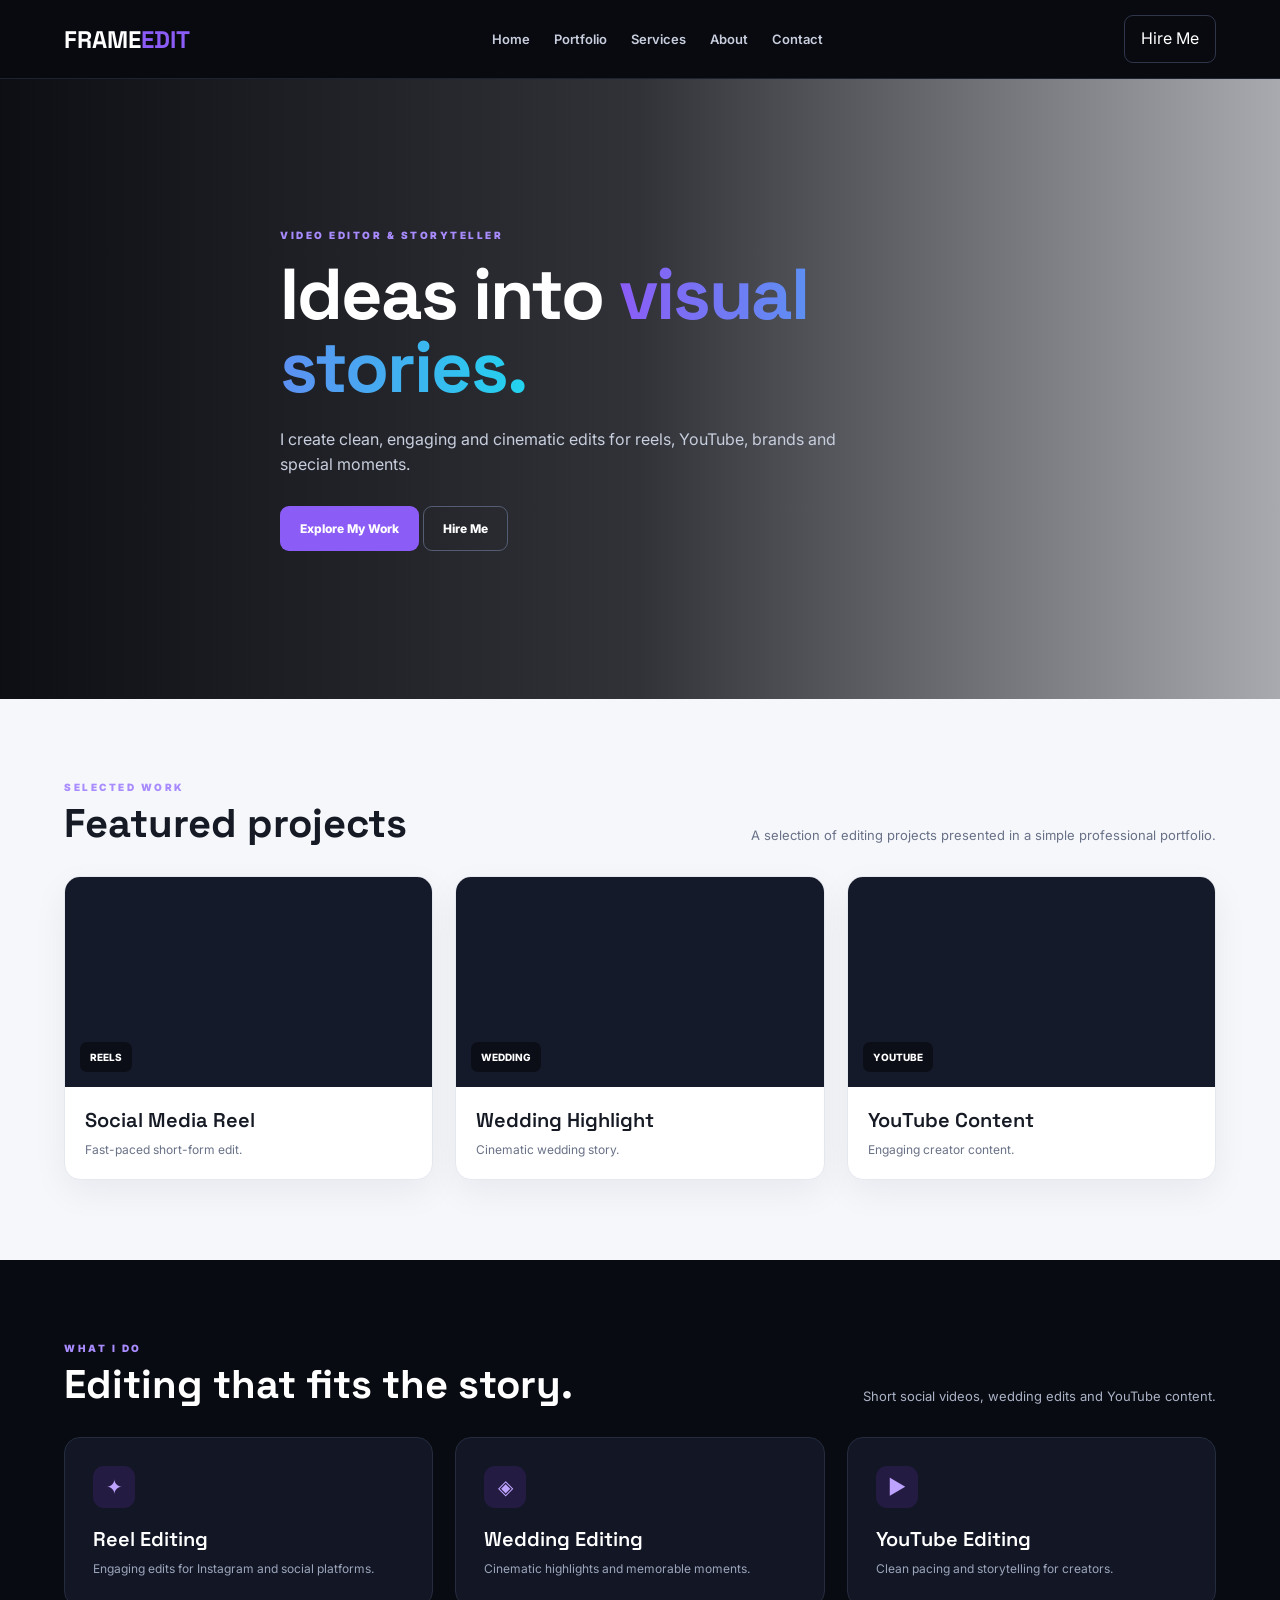
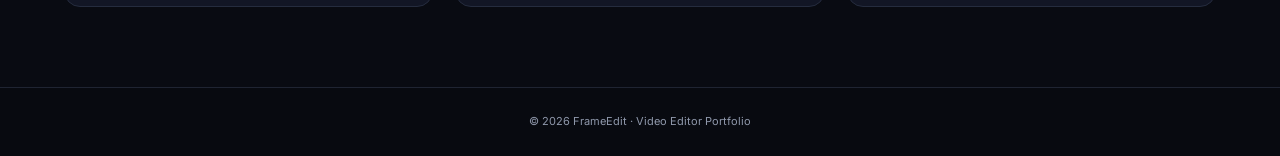
<file: index.html>
<!doctype html><html lang="en"><head><meta charset="utf-8"><meta name="viewport" content="width=device-width,initial-scale=1"><title>Home | FrameEdit</title><link rel="stylesheet" href="css/style.css"></head><body><header class="topbar"><div class="container nav"><a class="logo" href="index.html">FRAME<b>EDIT</b></a><ul class="navlinks"><li><a href="index.html">Home</a></li><li><a href="portfolio.html">Portfolio</a></li><li><a href="services.html">Services</a></li><li><a href="about.html">About</a></li><li><a href="contact.html">Contact</a></li></ul><a class="navbtn" href="contact.html">Hire Me</a></div></header><section class="hero"><div class="container hero-inner"><div class="eyebrow">Video Editor & Storyteller</div><h1>Ideas into <span>visual stories.</span></h1><p>I create clean, engaging and cinematic edits for reels, YouTube, brands and special moments.</p><a class="btn" href="portfolio.html">Explore My Work</a> <a class="btn secondary" href="contact.html">Hire Me</a></div></section><section class="section"><div class="container"><div class="section-head"><div><div class="kicker">Selected Work</div><h2>Featured projects</h2></div><p>A selection of editing projects presented in a simple professional portfolio.</p></div><div class="grid3"><div class="card"><div class="thumb" style="background-image:url('https://images.unsplash.com/photo-1516280440614-37939bbacd81?w=900')"><span>REELS</span></div><div class="cardbody"><h3>Social Media Reel</h3><p>Fast-paced short-form edit.</p></div></div><div class="card"><div class="thumb" style="background-image:url('https://images.unsplash.com/photo-1519741497674-611481863552?w=900')"><span>WEDDING</span></div><div class="cardbody"><h3>Wedding Highlight</h3><p>Cinematic wedding story.</p></div></div><div class="card"><div class="thumb" style="background-image:url('https://images.unsplash.com/photo-1492619375914-88005aa9e8fb?w=900')"><span>YOUTUBE</span></div><div class="cardbody"><h3>YouTube Content</h3><p>Engaging creator content.</p></div></div></div></div></section><section class="section darkband"><div class="container"><div class="section-head"><div><div class="kicker">What I Do</div><h2>Editing that fits the story.</h2></div><p>Short social videos, wedding edits and YouTube content.</p></div><div class="grid3"><div class="service"><div class="icon">✦</div><h3>Reel Editing</h3><p>Engaging edits for Instagram and social platforms.</p></div><div class="service"><div class="icon">◈</div><h3>Wedding Editing</h3><p>Cinematic highlights and memorable moments.</p></div><div class="service"><div class="icon">▶</div><h3>YouTube Editing</h3><p>Clean pacing and storytelling for creators.</p></div></div></div></section><footer class="footer">© 2026 FrameEdit · Video Editor Portfolio</footer><script src="js/script.js"></script></body></html>
</file>
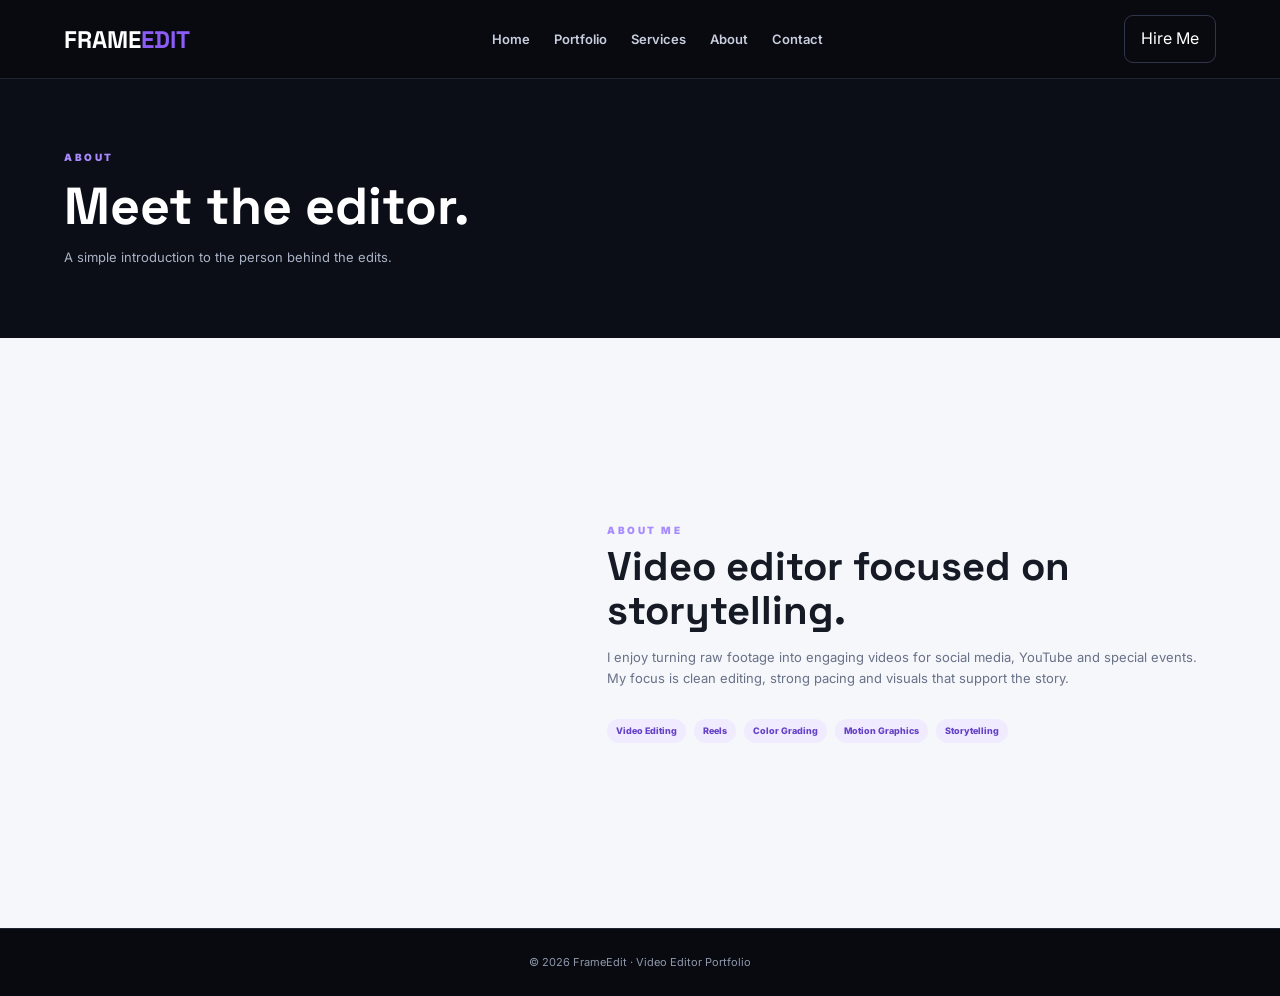
<file: about.html>
<!doctype html><html lang="en"><head><meta charset="utf-8"><meta name="viewport" content="width=device-width,initial-scale=1"><title>About | FrameEdit</title><link rel="stylesheet" href="css/style.css"></head><body><header class="topbar"><div class="container nav"><a class="logo" href="index.html">FRAME<b>EDIT</b></a><ul class="navlinks"><li><a href="index.html">Home</a></li><li><a href="portfolio.html">Portfolio</a></li><li><a href="services.html">Services</a></li><li><a href="about.html">About</a></li><li><a href="contact.html">Contact</a></li></ul><a class="navbtn" href="contact.html">Hire Me</a></div></header><section class="pagehero"><div class="container"><div class="kicker">About</div><h1>Meet the editor.</h1><p>A simple introduction to the person behind the edits.</p></div></section><section class="section"><div class="container aboutbox"><div class="profileimg"></div><div><div class="kicker">About Me</div><h2>Video editor focused on storytelling.</h2><p style="color:#697187;font-size:13px;margin-top:14px">I enjoy turning raw footage into engaging videos for social media, YouTube and special events. My focus is clean editing, strong pacing and visuals that support the story.</p><div class="skills"><span class="skill">Video Editing</span><span class="skill">Reels</span><span class="skill">Color Grading</span><span class="skill">Motion Graphics</span><span class="skill">Storytelling</span></div></div></div></section><footer class="footer">© 2026 FrameEdit · Video Editor Portfolio</footer><script src="js/script.js"></script></body></html>
</file>
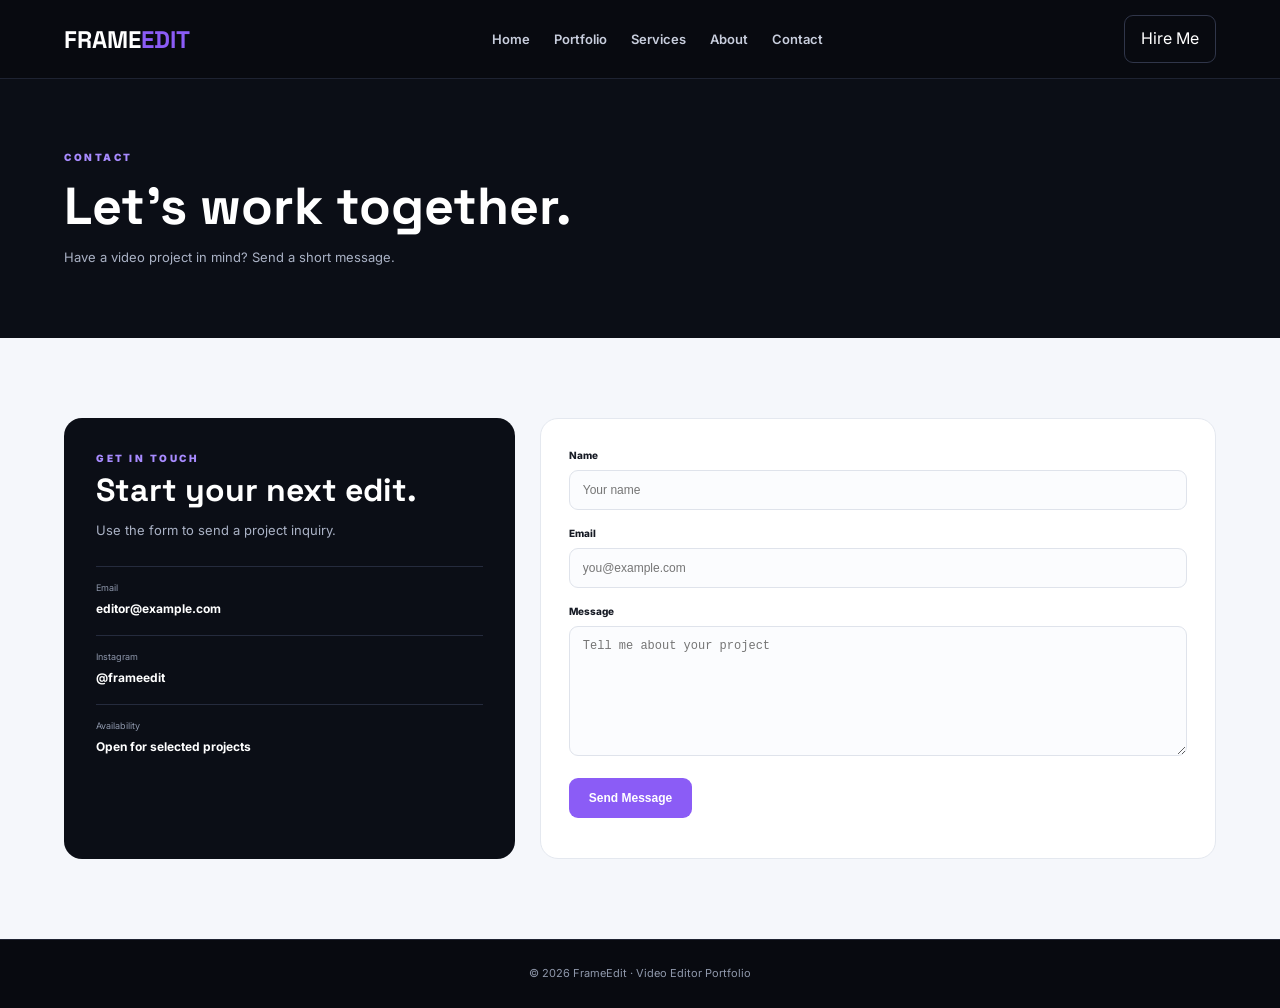
<file: contact.html>
<!doctype html><html lang="en"><head><meta charset="utf-8"><meta name="viewport" content="width=device-width,initial-scale=1"><title>Contact | FrameEdit</title><link rel="stylesheet" href="css/style.css"></head><body><header class="topbar"><div class="container nav"><a class="logo" href="index.html">FRAME<b>EDIT</b></a><ul class="navlinks"><li><a href="index.html">Home</a></li><li><a href="portfolio.html">Portfolio</a></li><li><a href="services.html">Services</a></li><li><a href="about.html">About</a></li><li><a href="contact.html">Contact</a></li></ul><a class="navbtn" href="contact.html">Hire Me</a></div></header><section class="pagehero"><div class="container"><div class="kicker">Contact</div><h1>Let's work together.</h1><p>Have a video project in mind? Send a short message.</p></div></section><section class="section"><div class="container contactwrap"><div class="contactinfo"><div class="kicker">Get in touch</div><h2 style="font-family:'Space Grotesk';font-size:32px;margin-top:7px">Start your next edit.</h2><p>Use the form to send a project inquiry.</p><div class="infoitem"><small>Email</small><strong>editor@example.com</strong></div><div class="infoitem"><small>Instagram</small><strong>@frameedit</strong></div><div class="infoitem"><small>Availability</small><strong>Open for selected projects</strong></div></div><form><div class="field"><label>Name</label><input required placeholder="Your name"></div><div class="field"><label>Email</label><input required type="email" placeholder="you@example.com"></div><div class="field"><label>Message</label><textarea required placeholder="Tell me about your project"></textarea></div><button class="btn">Send Message</button><p class="formmsg" style="font-size:11px;margin-top:12px"></p></form></div></section><footer class="footer">© 2026 FrameEdit · Video Editor Portfolio</footer><script src="js/script.js"></script></body></html>
</file>
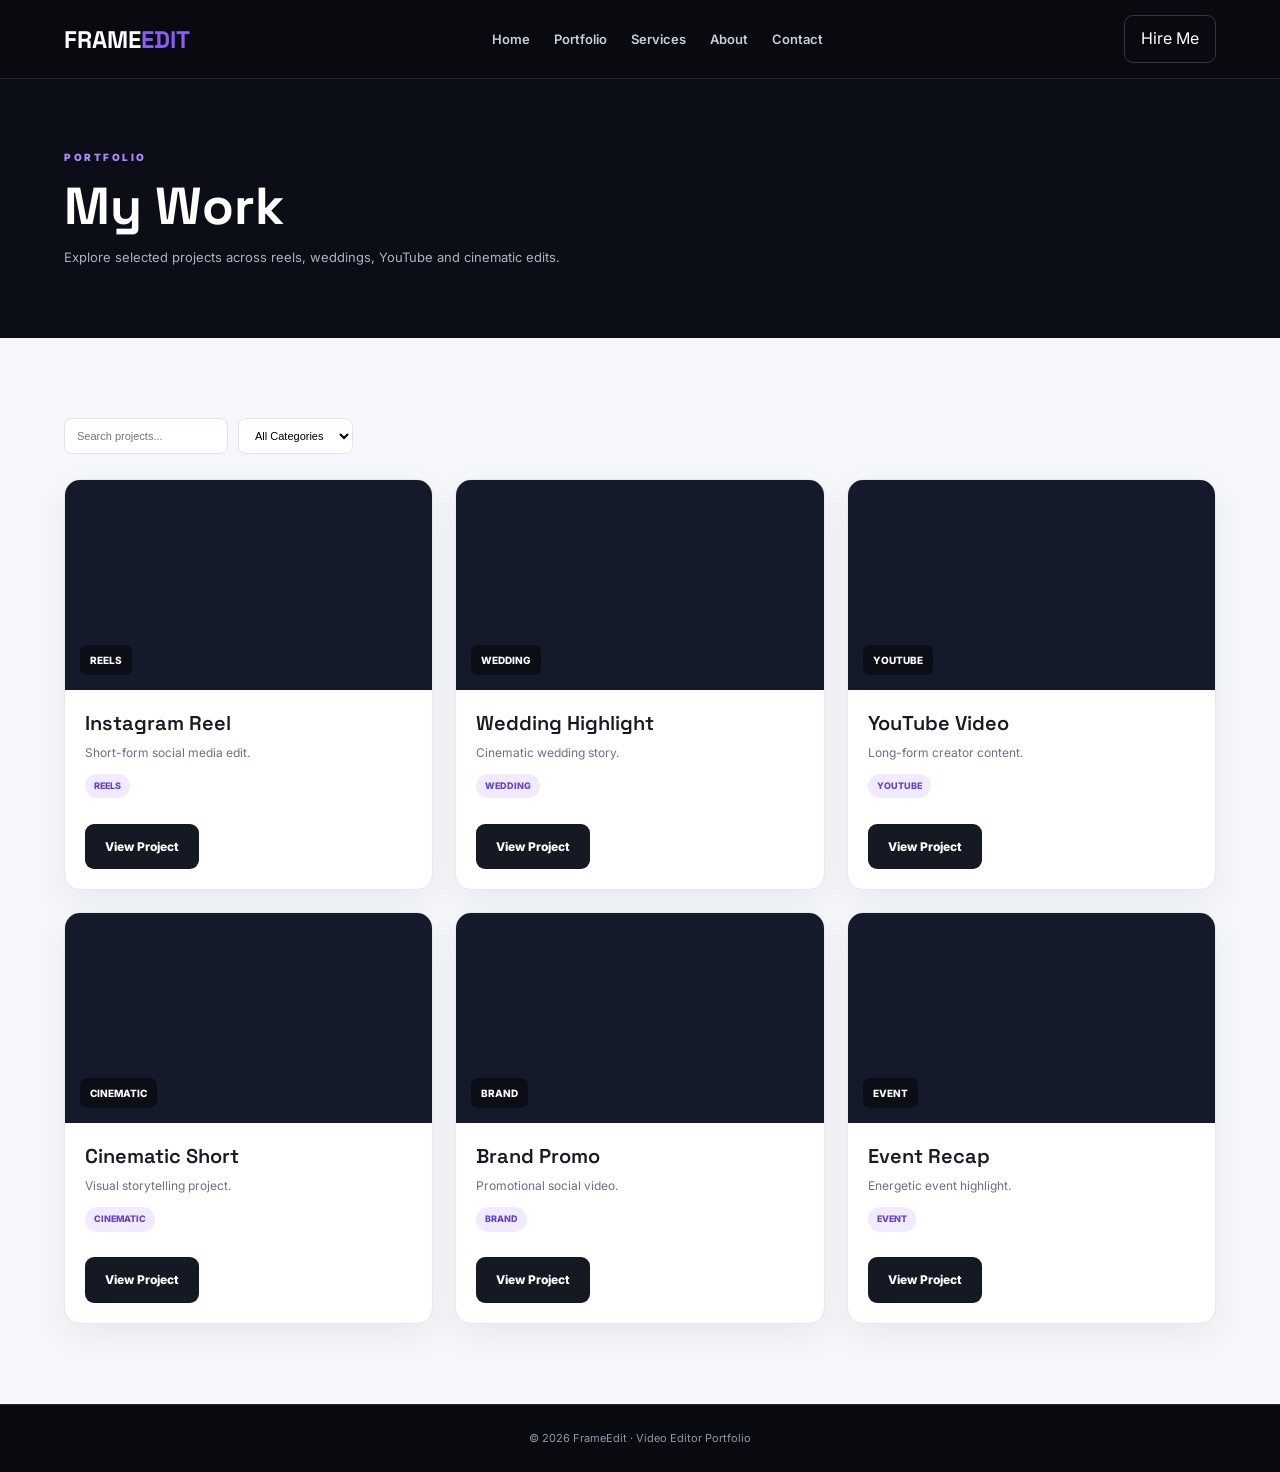
<file: portfolio.html>
<!doctype html><html lang="en"><head><meta charset="utf-8"><meta name="viewport" content="width=device-width,initial-scale=1"><title>Portfolio | FrameEdit</title><link rel="stylesheet" href="css/style.css"></head><body><header class="topbar"><div class="container nav"><a class="logo" href="index.html">FRAME<b>EDIT</b></a><ul class="navlinks"><li><a href="index.html">Home</a></li><li><a href="portfolio.html">Portfolio</a></li><li><a href="services.html">Services</a></li><li><a href="about.html">About</a></li><li><a href="contact.html">Contact</a></li></ul><a class="navbtn" href="contact.html">Hire Me</a></div></header><section class="pagehero"><div class="container"><div class="kicker">Portfolio</div><h1>My Work</h1><p>Explore selected projects across reels, weddings, YouTube and cinematic edits.</p></div></section><section class="section"><div class="container"><div class="filterbar"><input placeholder="Search projects..."><select><option>All Categories</option><option>Reels</option><option>Wedding</option><option>YouTube</option></select></div><div class="grid3"><div class="card"><div class="thumb" style="background-image:url('https://images.unsplash.com/photo-1516280440614-37939bbacd81?w=900')"><span>REELS</span></div><div class="cardbody"><h3>Instagram Reel</h3><p>Short-form social media edit.</p><span class="tag">REELS</span><br><br><a class="btn dark" href="project-details.html">View Project</a></div></div><div class="card"><div class="thumb" style="background-image:url('https://images.unsplash.com/photo-1519741497674-611481863552?w=900')"><span>WEDDING</span></div><div class="cardbody"><h3>Wedding Highlight</h3><p>Cinematic wedding story.</p><span class="tag">WEDDING</span><br><br><a class="btn dark" href="project-details.html">View Project</a></div></div><div class="card"><div class="thumb" style="background-image:url('https://images.unsplash.com/photo-1492619375914-88005aa9e8fb?w=900')"><span>YOUTUBE</span></div><div class="cardbody"><h3>YouTube Video</h3><p>Long-form creator content.</p><span class="tag">YOUTUBE</span><br><br><a class="btn dark" href="project-details.html">View Project</a></div></div><div class="card"><div class="thumb" style="background-image:url('https://images.unsplash.com/photo-1485846234645-a62644f84728?w=900')"><span>CINEMATIC</span></div><div class="cardbody"><h3>Cinematic Short</h3><p>Visual storytelling project.</p><span class="tag">CINEMATIC</span><br><br><a class="btn dark" href="project-details.html">View Project</a></div></div><div class="card"><div class="thumb" style="background-image:url('https://images.unsplash.com/photo-1556761175-b413da4baf72?w=900')"><span>BRAND</span></div><div class="cardbody"><h3>Brand Promo</h3><p>Promotional social video.</p><span class="tag">BRAND</span><br><br><a class="btn dark" href="project-details.html">View Project</a></div></div><div class="card"><div class="thumb" style="background-image:url('https://images.unsplash.com/photo-1492684223066-81342ee5ff30?w=900')"><span>EVENT</span></div><div class="cardbody"><h3>Event Recap</h3><p>Energetic event highlight.</p><span class="tag">EVENT</span><br><br><a class="btn dark" href="project-details.html">View Project</a></div></div></div></div></section><footer class="footer">© 2026 FrameEdit · Video Editor Portfolio</footer><script src="js/script.js"></script></body></html>
</file>
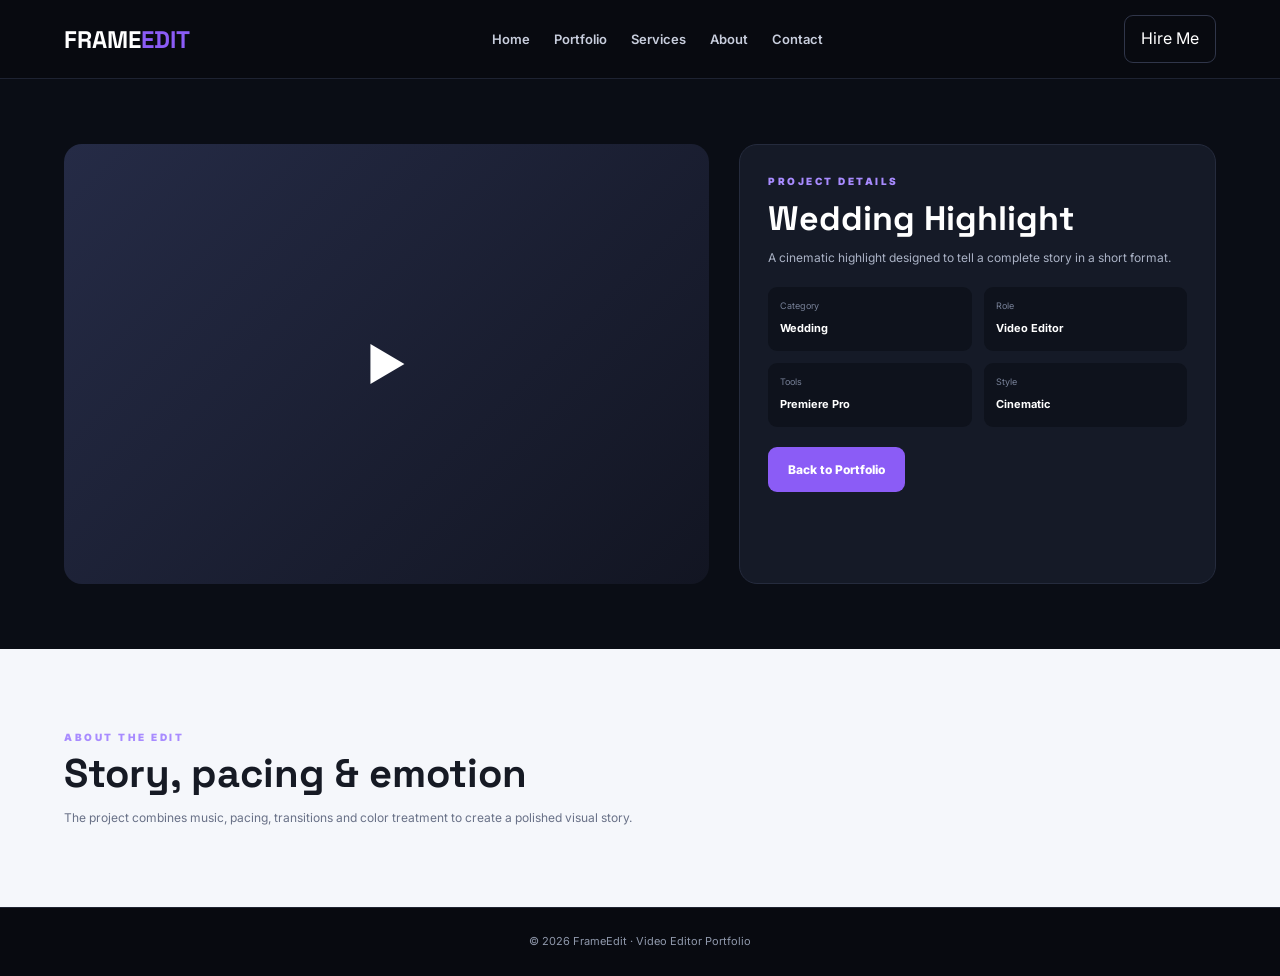
<file: project-details.html>
<!doctype html><html lang="en"><head><meta charset="utf-8"><meta name="viewport" content="width=device-width,initial-scale=1"><title>Project Details | FrameEdit</title><link rel="stylesheet" href="css/style.css"></head><body><header class="topbar"><div class="container nav"><a class="logo" href="index.html">FRAME<b>EDIT</b></a><ul class="navlinks"><li><a href="index.html">Home</a></li><li><a href="portfolio.html">Portfolio</a></li><li><a href="services.html">Services</a></li><li><a href="about.html">About</a></li><li><a href="contact.html">Contact</a></li></ul><a class="navbtn" href="contact.html">Hire Me</a></div></header><section class="projecthero"><div class="container projectgrid"><div class="video">▶</div><div class="projectinfo"><div class="kicker">Project Details</div><h1>Wedding Highlight</h1><p>A cinematic highlight designed to tell a complete story in a short format.</p><div class="meta"><div><small>Category</small><strong>Wedding</strong></div><div><small>Role</small><strong>Video Editor</strong></div><div><small>Tools</small><strong>Premiere Pro</strong></div><div><small>Style</small><strong>Cinematic</strong></div></div><a class="btn" href="portfolio.html">Back to Portfolio</a></div></div></section><section class="section"><div class="container panel"><div class="kicker">About the edit</div><h2>Story, pacing & emotion</h2><p style="margin-top:12px">The project combines music, pacing, transitions and color treatment to create a polished visual story.</p></div></section><footer class="footer">© 2026 FrameEdit · Video Editor Portfolio</footer><script src="js/script.js"></script></body></html>
</file>
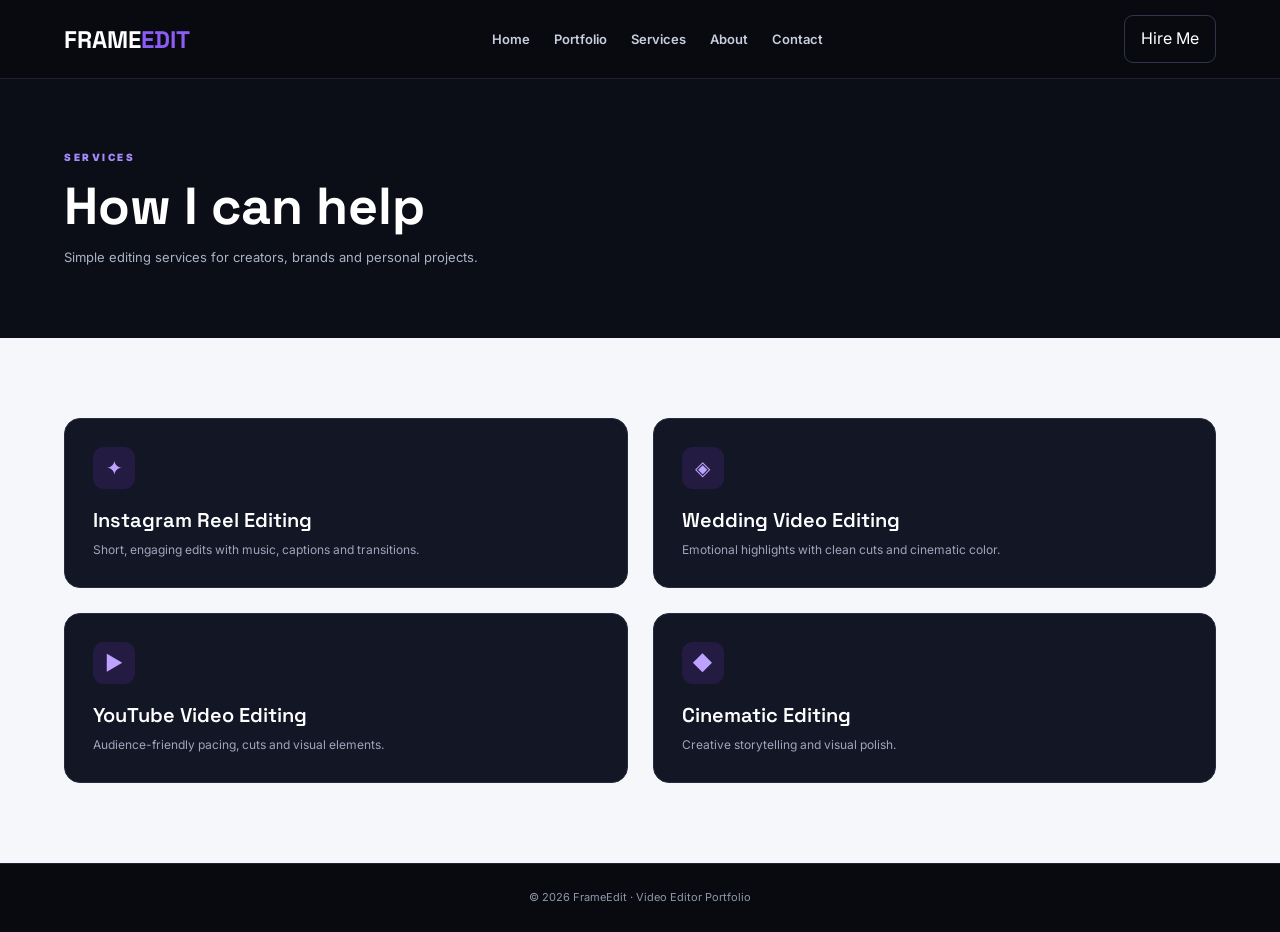
<file: services.html>
<!doctype html><html lang="en"><head><meta charset="utf-8"><meta name="viewport" content="width=device-width,initial-scale=1"><title>Services | FrameEdit</title><link rel="stylesheet" href="css/style.css"></head><body><header class="topbar"><div class="container nav"><a class="logo" href="index.html">FRAME<b>EDIT</b></a><ul class="navlinks"><li><a href="index.html">Home</a></li><li><a href="portfolio.html">Portfolio</a></li><li><a href="services.html">Services</a></li><li><a href="about.html">About</a></li><li><a href="contact.html">Contact</a></li></ul><a class="navbtn" href="contact.html">Hire Me</a></div></header><section class="pagehero"><div class="container"><div class="kicker">Services</div><h1>How I can help</h1><p>Simple editing services for creators, brands and personal projects.</p></div></section><section class="section"><div class="container grid2"><div class="service"><div class="icon">✦</div><h3>Instagram Reel Editing</h3><p>Short, engaging edits with music, captions and transitions.</p></div><div class="service"><div class="icon">◈</div><h3>Wedding Video Editing</h3><p>Emotional highlights with clean cuts and cinematic color.</p></div><div class="service"><div class="icon">▶</div><h3>YouTube Video Editing</h3><p>Audience-friendly pacing, cuts and visual elements.</p></div><div class="service"><div class="icon">◆</div><h3>Cinematic Editing</h3><p>Creative storytelling and visual polish.</p></div></div></section><footer class="footer">© 2026 FrameEdit · Video Editor Portfolio</footer><script src="js/script.js"></script></body></html>
</file>
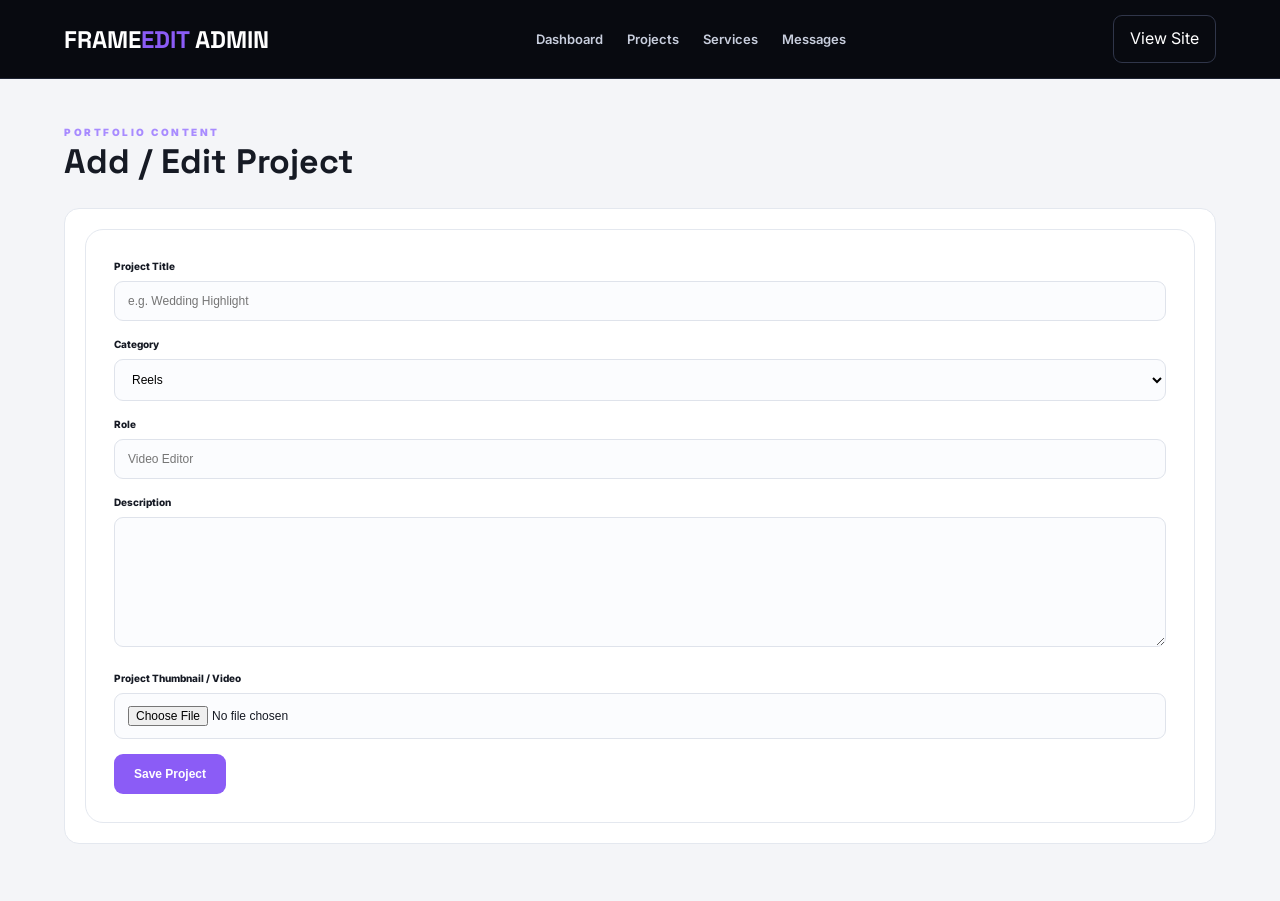
<file: Admin/add-project.html>
<!doctype html><html lang="en"><head><meta charset="utf-8"><meta name="viewport" content="width=device-width,initial-scale=1"><title>Add Project | FrameEdit Admin</title><link rel="stylesheet" href="css/style.css"></head><body class="adminbody"><header class="topbar"><div class="container nav"><a class="logo" href="dashboard.html">FRAME<b>EDIT</b> ADMIN</a><ul class="navlinks"><li><a href="dashboard.html">Dashboard</a></li><li><a href="projects.html">Projects</a></li><li><a href="services.html">Services</a></li><li><a href="messages.html">Messages</a></li></ul><a class="navbtn" href="../Client Side/index.html">View Site</a></div></header><main class="adminmain"><div class="container"><div class="adminhead"><div><div class="kicker">Portfolio Content</div><h1>Add / Edit Project</h1></div></div><div class="admincard"><form><div class="field"><label>Project Title</label><input required placeholder="e.g. Wedding Highlight"></div><div class="field"><label>Category</label><select><option>Reels</option><option>Wedding</option><option>YouTube</option><option>Cinematic</option></select></div><div class="field"><label>Role</label><input placeholder="Video Editor"></div><div class="field"><label>Description</label><textarea></textarea></div><div class="field"><label>Project Thumbnail / Video</label><input type="file"></div><button class="btn">Save Project</button></form></div></div></main><script src="js/script.js"></script></body></html>
</file>
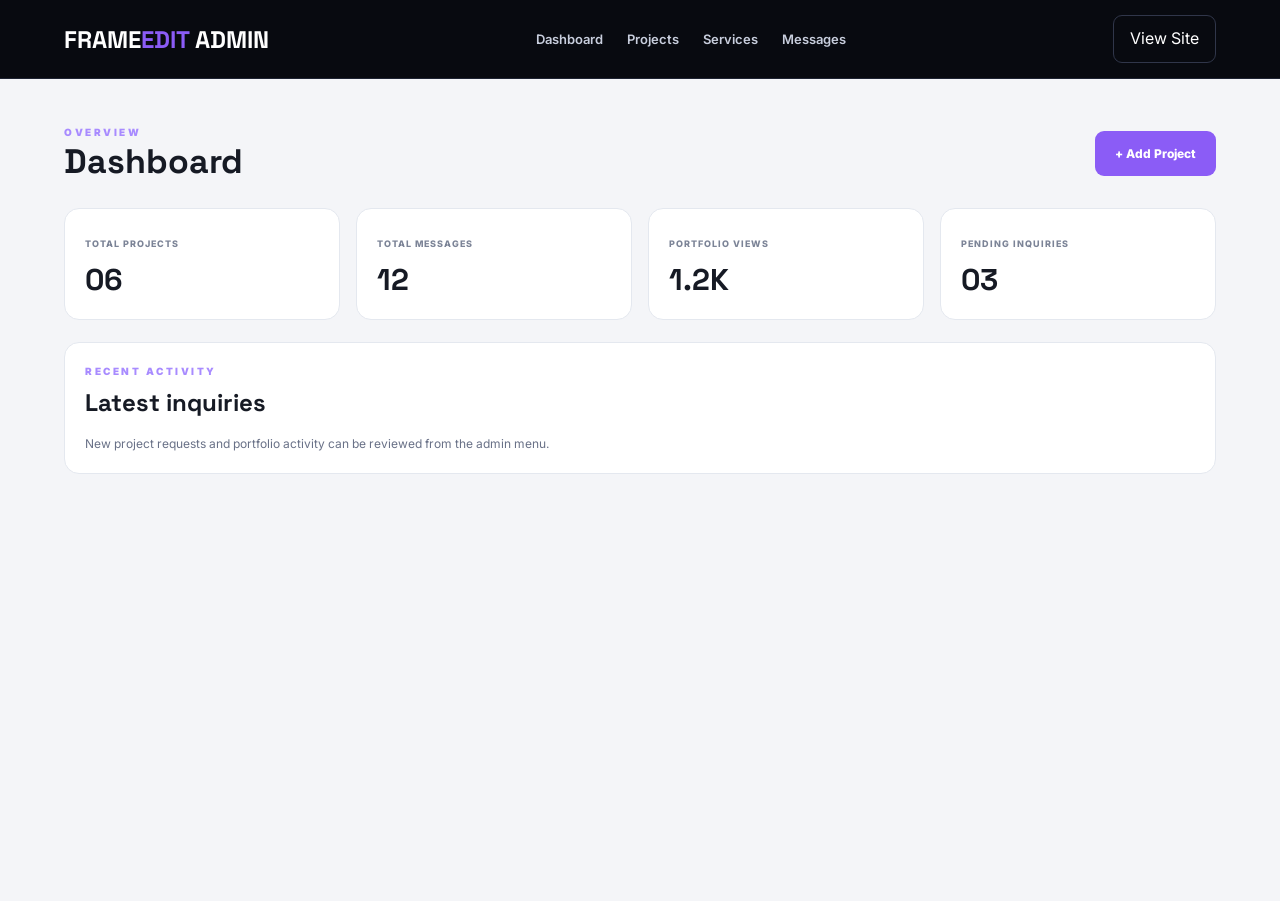
<file: Admin/dashboard.html>
<!doctype html><html lang="en"><head><meta charset="utf-8"><meta name="viewport" content="width=device-width,initial-scale=1"><title>Dashboard | FrameEdit Admin</title><link rel="stylesheet" href="css/style.css"></head><body class="adminbody"><header class="topbar"><div class="container nav"><a class="logo" href="dashboard.html">FRAME<b>EDIT</b> ADMIN</a><ul class="navlinks"><li><a href="dashboard.html">Dashboard</a></li><li><a href="projects.html">Projects</a></li><li><a href="services.html">Services</a></li><li><a href="messages.html">Messages</a></li></ul><a class="navbtn" href="../Client Side/index.html">View Site</a></div></header><main class="adminmain"><div class="container"><div class="adminhead"><div><div class="kicker">Overview</div><h1>Dashboard</h1></div><a class="btn" href="add-project.html">+ Add Project</a></div><div class="stats"><div class="stat"><small>Total Projects</small><strong>06</strong></div><div class="stat"><small>Total Messages</small><strong>12</strong></div><div class="stat"><small>Portfolio Views</small><strong>1.2K</strong></div><div class="stat"><small>Pending Inquiries</small><strong>03</strong></div></div><div class="admincard"><div class="kicker">Recent activity</div><h2 style="font-family:'Space Grotesk';margin:5px 0 12px">Latest inquiries</h2><p style="color:#697187;font-size:12px">New project requests and portfolio activity can be reviewed from the admin menu.</p></div></div></main><script src="js/script.js"></script></body></html>
</file>
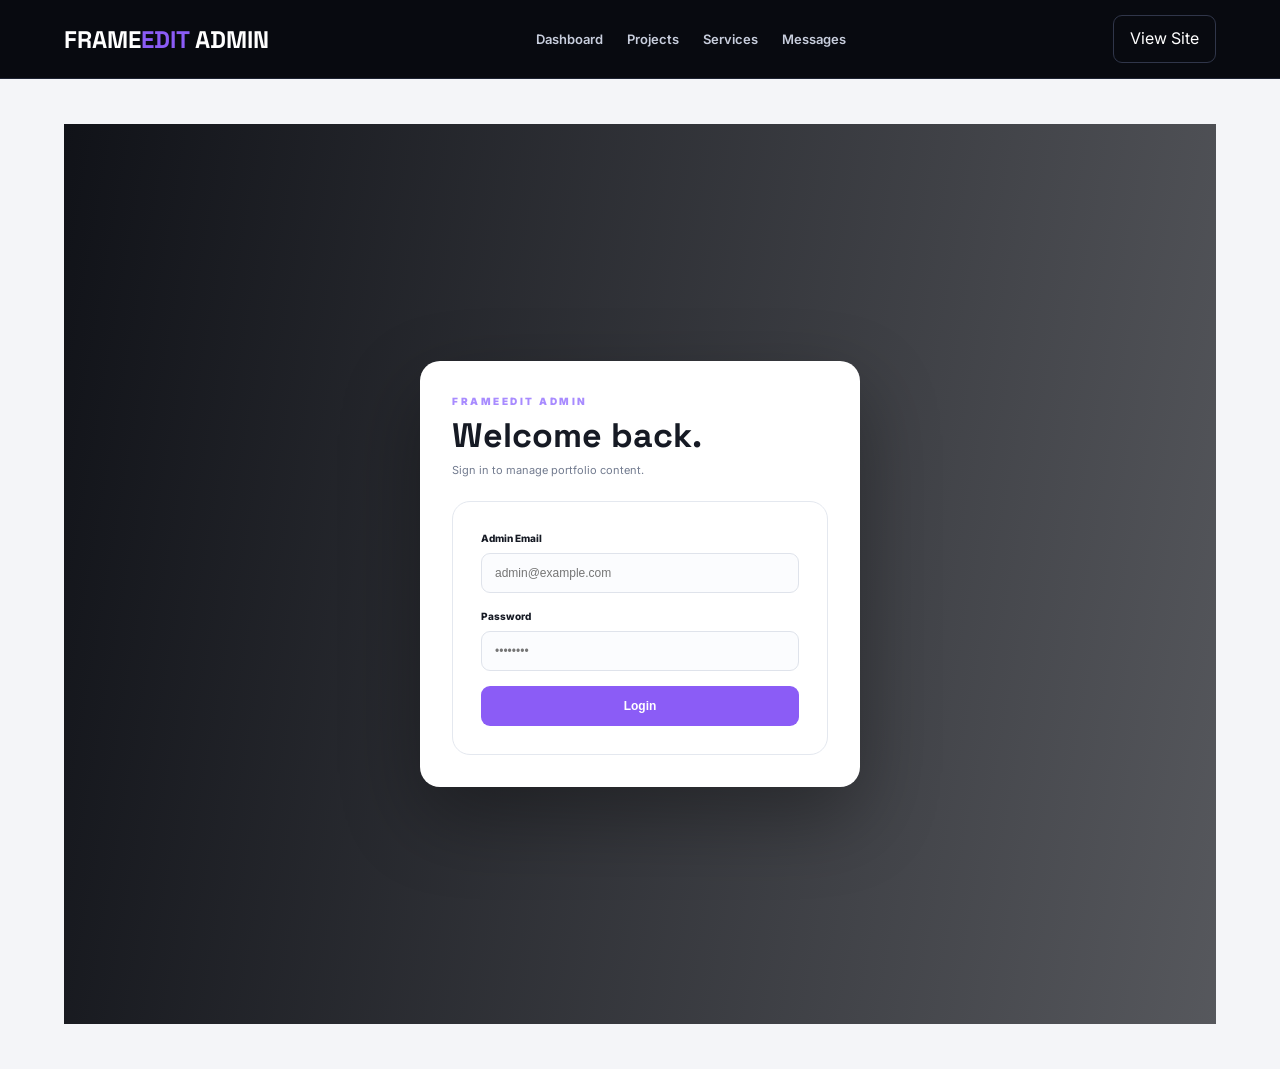
<file: Admin/login.html>
<!doctype html><html lang="en"><head><meta charset="utf-8"><meta name="viewport" content="width=device-width,initial-scale=1"><title>Login | FrameEdit Admin</title><link rel="stylesheet" href="css/style.css"></head><body class="adminbody"><header class="topbar"><div class="container nav"><a class="logo" href="dashboard.html">FRAME<b>EDIT</b> ADMIN</a><ul class="navlinks"><li><a href="dashboard.html">Dashboard</a></li><li><a href="projects.html">Projects</a></li><li><a href="services.html">Services</a></li><li><a href="messages.html">Messages</a></li></ul><a class="navbtn" href="../Client Side/index.html">View Site</a></div></header><main class="adminmain"><div class="container"><div class="loginpage"><div class="loginbox"><div class="kicker">FrameEdit Admin</div><h1>Welcome back.</h1><p>Sign in to manage portfolio content.</p><form><div class="field"><label>Admin Email</label><input type="email" required placeholder="admin@example.com"></div><div class="field"><label>Password</label><input type="password" required placeholder="••••••••"></div><button class="btn" style="width:100%">Login</button></form></div></div></div></main><script src="js/script.js"></script></body></html>
</file>
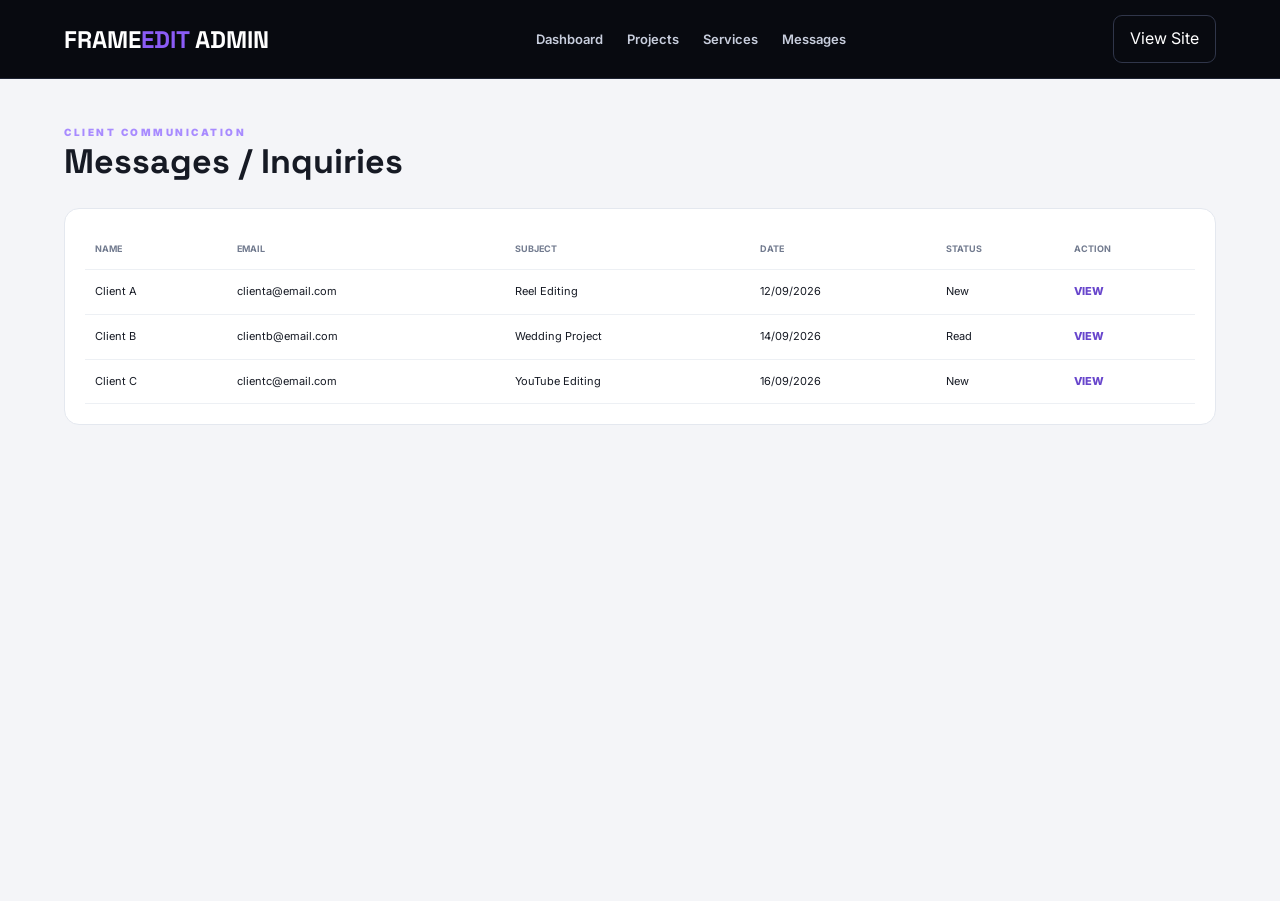
<file: Admin/messages.html>
<!doctype html><html lang="en"><head><meta charset="utf-8"><meta name="viewport" content="width=device-width,initial-scale=1"><title>Messages | FrameEdit Admin</title><link rel="stylesheet" href="css/style.css"></head><body class="adminbody"><header class="topbar"><div class="container nav"><a class="logo" href="dashboard.html">FRAME<b>EDIT</b> ADMIN</a><ul class="navlinks"><li><a href="dashboard.html">Dashboard</a></li><li><a href="projects.html">Projects</a></li><li><a href="services.html">Services</a></li><li><a href="messages.html">Messages</a></li></ul><a class="navbtn" href="../Client Side/index.html">View Site</a></div></header><main class="adminmain"><div class="container"><div class="adminhead"><div><div class="kicker">Client Communication</div><h1>Messages / Inquiries</h1></div></div><div class="admincard tablewrap"><table class="table"><tr><th>Name</th><th>Email</th><th>Subject</th><th>Date</th><th>Status</th><th>Action</th></tr><tr><td>Client A</td><td>clienta@email.com</td><td>Reel Editing</td><td>12/09/2026</td><td>New</td><td class="action">VIEW</td></tr><tr><td>Client B</td><td>clientb@email.com</td><td>Wedding Project</td><td>14/09/2026</td><td>Read</td><td class="action">VIEW</td></tr><tr><td>Client C</td><td>clientc@email.com</td><td>YouTube Editing</td><td>16/09/2026</td><td>New</td><td class="action">VIEW</td></tr></table></div></div></main><script src="js/script.js"></script></body></html>
</file>
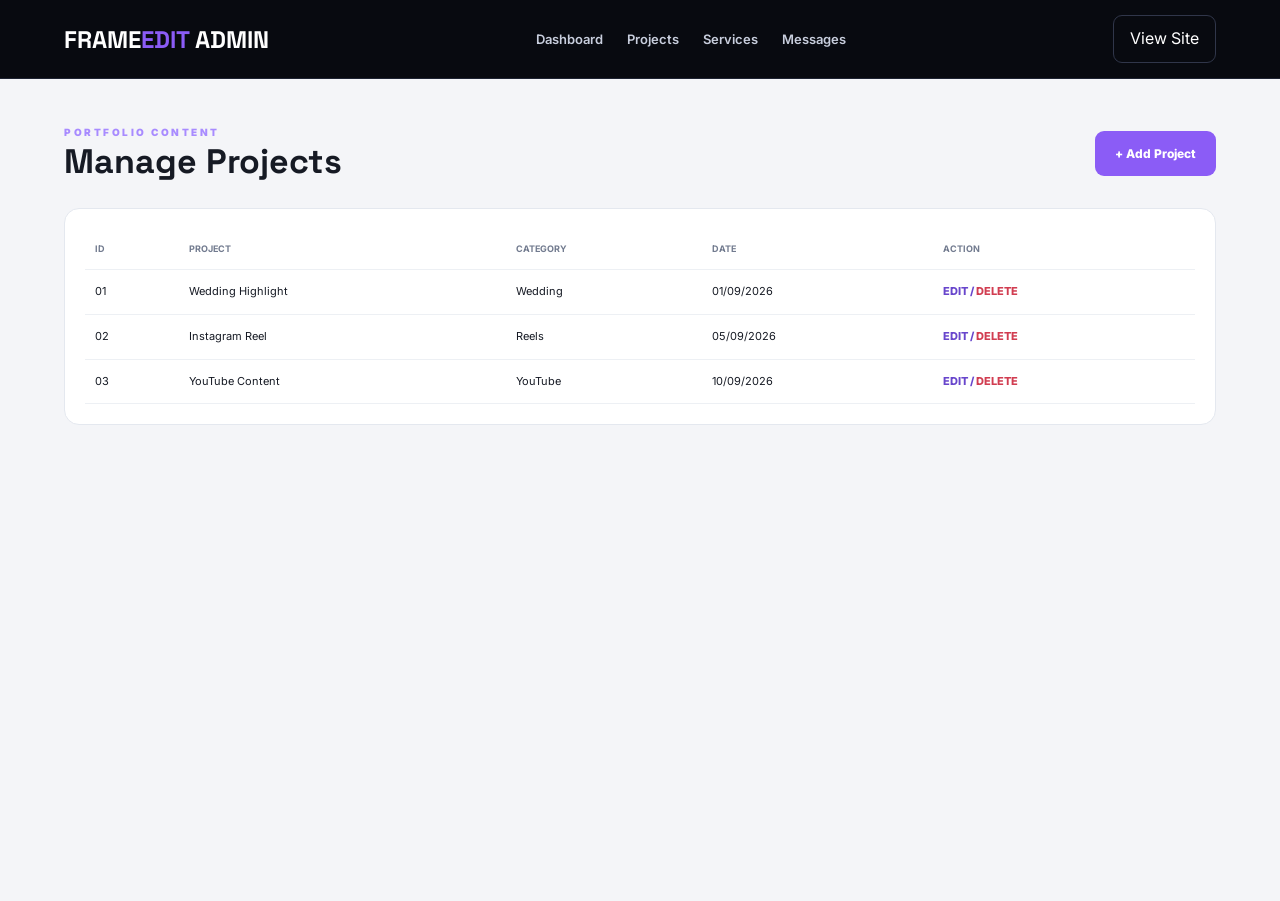
<file: Admin/projects.html>
<!doctype html><html lang="en"><head><meta charset="utf-8"><meta name="viewport" content="width=device-width,initial-scale=1"><title>Projects | FrameEdit Admin</title><link rel="stylesheet" href="css/style.css"></head><body class="adminbody"><header class="topbar"><div class="container nav"><a class="logo" href="dashboard.html">FRAME<b>EDIT</b> ADMIN</a><ul class="navlinks"><li><a href="dashboard.html">Dashboard</a></li><li><a href="projects.html">Projects</a></li><li><a href="services.html">Services</a></li><li><a href="messages.html">Messages</a></li></ul><a class="navbtn" href="../Client Side/index.html">View Site</a></div></header><main class="adminmain"><div class="container"><div class="adminhead"><div><div class="kicker">Portfolio Content</div><h1>Manage Projects</h1></div><a class="btn" href="add-project.html">+ Add Project</a></div><div class="admincard tablewrap"><table class="table"><tr><th>ID</th><th>Project</th><th>Category</th><th>Date</th><th>Action</th></tr><tr><td>01</td><td>Wedding Highlight</td><td>Wedding</td><td>01/09/2026</td><td class="action">EDIT / <span class="danger">DELETE</span></td></tr><tr><td>02</td><td>Instagram Reel</td><td>Reels</td><td>05/09/2026</td><td class="action">EDIT / <span class="danger">DELETE</span></td></tr><tr><td>03</td><td>YouTube Content</td><td>YouTube</td><td>10/09/2026</td><td class="action">EDIT / <span class="danger">DELETE</span></td></tr></table></div></div></main><script src="js/script.js"></script></body></html>
</file>
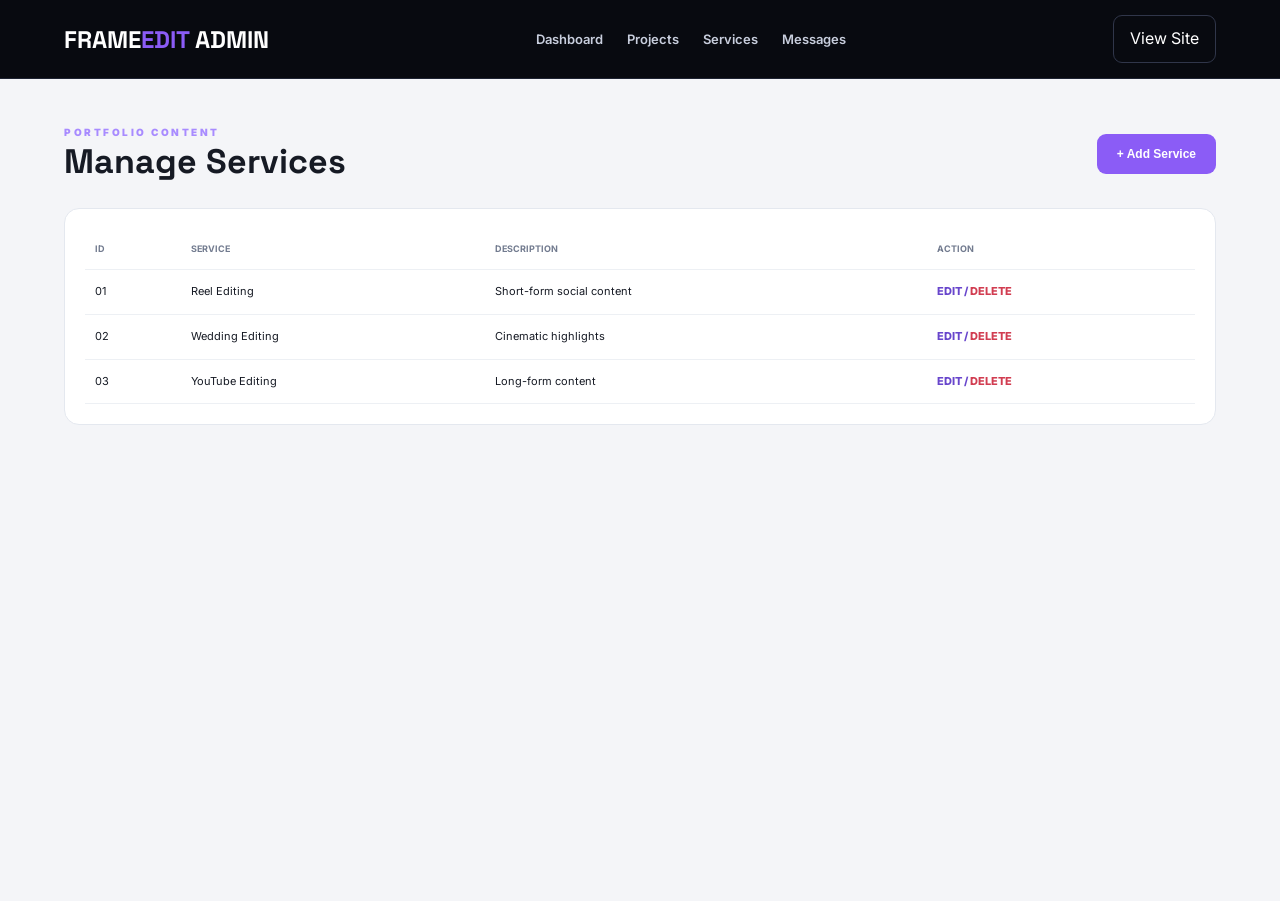
<file: Admin/services.html>
<!doctype html><html lang="en"><head><meta charset="utf-8"><meta name="viewport" content="width=device-width,initial-scale=1"><title>Services | FrameEdit Admin</title><link rel="stylesheet" href="css/style.css"></head><body class="adminbody"><header class="topbar"><div class="container nav"><a class="logo" href="dashboard.html">FRAME<b>EDIT</b> ADMIN</a><ul class="navlinks"><li><a href="dashboard.html">Dashboard</a></li><li><a href="projects.html">Projects</a></li><li><a href="services.html">Services</a></li><li><a href="messages.html">Messages</a></li></ul><a class="navbtn" href="../Client Side/index.html">View Site</a></div></header><main class="adminmain"><div class="container"><div class="adminhead"><div><div class="kicker">Portfolio Content</div><h1>Manage Services</h1></div><button class="btn">+ Add Service</button></div><div class="admincard tablewrap"><table class="table"><tr><th>ID</th><th>Service</th><th>Description</th><th>Action</th></tr><tr><td>01</td><td>Reel Editing</td><td>Short-form social content</td><td class="action">EDIT / <span class="danger">DELETE</span></td></tr><tr><td>02</td><td>Wedding Editing</td><td>Cinematic highlights</td><td class="action">EDIT / <span class="danger">DELETE</span></td></tr><tr><td>03</td><td>YouTube Editing</td><td>Long-form content</td><td class="action">EDIT / <span class="danger">DELETE</span></td></tr></table></div></div></main><script src="js/script.js"></script></body></html>
</file>
<file: css/style.css>
@import url('https://fonts.googleapis.com/css2?family=Inter:wght@400;500;600;700;800&family=Space+Grotesk:wght@500;600;700&display=swap');
*{box-sizing:border-box;margin:0;padding:0} :root{--bg:#090b12;--panel:#121625;--text:#f5f7ff;--muted:#9da6bb;--line:#252b3d;--a:#8b5cf6;--b:#22d3ee;--light:#f5f7fb}
body{font-family:Inter,Arial,sans-serif;background:var(--light);color:#161a24;line-height:1.6}a{text-decoration:none;color:inherit}.container{width:min(1160px,90%);margin:auto}
.topbar{background:#080a10;color:#fff;border-bottom:1px solid #1e2332}.nav{height:78px;display:flex;align-items:center;justify-content:space-between;gap:20px}.logo{font:700 24px 'Space Grotesk'}.logo b{color:var(--a)}
.navlinks{display:flex;gap:24px;list-style:none;font-size:13px;font-weight:600;color:#c8cedd}.navlinks a:hover{color:#fff}.navbtn{padding:10px 16px;border:1px solid #30364a;border-radius:9px}
.hero{min-height:620px;background:linear-gradient(90deg,rgba(5,7,13,.97),rgba(5,7,13,.82),rgba(5,7,13,.32)),url('https://images.unsplash.com/photo-1485846234645-a62644f84728?w=1800') center/cover;display:flex;align-items:center;color:#fff}.hero-inner{padding:90px 0;max-width:720px}
.eyebrow,.kicker{color:#a88bff;font-size:10px;font-weight:900;letter-spacing:2.5px;text-transform:uppercase}.hero h1{font:700 clamp(44px,6vw,72px)/1.02 'Space Grotesk';letter-spacing:-2px;margin:15px 0 22px}.hero h1 span{background:linear-gradient(90deg,var(--a),var(--b));-webkit-background-clip:text;color:transparent}.hero p{color:#c8cedd;max-width:600px;font-size:16px;margin-bottom:28px}
.btn{display:inline-flex;align-items:center;justify-content:center;padding:12px 19px;border-radius:9px;border:1px solid transparent;background:var(--a);color:#fff;font-size:12px;font-weight:800;cursor:pointer}.btn:hover{transform:translateY(-2px)}.btn.secondary{background:transparent;border-color:#555d72}.btn.dark{background:#151924}
.section{padding:80px 0}.section-head{display:flex;justify-content:space-between;align-items:end;gap:20px;margin-bottom:30px}.section h2,.aboutbox h2{font:700 40px/1.1 'Space Grotesk';margin-top:7px}.section-head p{color:#697187;font-size:13px;max-width:480px}
.grid3{display:grid;grid-template-columns:repeat(3,1fr);gap:22px}.grid2{display:grid;grid-template-columns:repeat(2,1fr);gap:25px}.card{background:#fff;border:1px solid #e5e8ef;border-radius:16px;overflow:hidden;box-shadow:0 12px 35px #1118270f;transition:.25s}.card:hover{transform:translateY(-6px)}
.thumb{height:210px;background:#151a2a center/cover;position:relative}.thumb span{position:absolute;left:15px;bottom:15px;background:#090b12c9;color:#fff;padding:7px 10px;border-radius:7px;font-size:10px;font-weight:800}.cardbody{padding:20px}.cardbody h3{font:600 20px 'Space Grotesk';margin-bottom:7px}.cardbody p,.panel p{font-size:12px;color:#697187}.tag,.skill{display:inline-block;background:#f0ebff;color:#6541c7;border-radius:20px;padding:5px 9px;font-size:9px;font-weight:800;margin-top:12px}
.darkband{background:var(--bg);color:#fff}.darkband .kicker{color:#a88bff}.darkband p{color:#aab2c5}.service{background:#121625;border:1px solid #252c3e;border-radius:16px;padding:28px;color:#fff}.service .icon{width:42px;height:42px;border-radius:11px;background:#241b42;display:grid;place-items:center;color:#bda3ff;font-size:20px;margin-bottom:18px}.service h3{font:600 20px 'Space Grotesk';margin-bottom:7px}.service p{font-size:12px;color:#9da6bb}
.pagehero{padding:70px 0;background:#0b0e16;color:#fff}.pagehero h1{font:700 52px 'Space Grotesk';margin:8px 0}.pagehero p{color:#aab2c5;font-size:13px;max-width:600px}
.aboutbox{display:grid;grid-template-columns:.9fr 1.1fr;gap:45px;align-items:center}.profileimg{min-height:430px;border-radius:20px;background:url('https://images.unsplash.com/photo-1536240478700-b869070f9279?w=1200') center/cover}.skills{display:flex;gap:8px;flex-wrap:wrap;margin-top:18px}
.contactwrap{display:grid;grid-template-columns:.8fr 1.2fr;gap:25px}.contactinfo{background:#0b0e16;color:#fff;border-radius:18px;padding:32px}.contactinfo p{color:#aab2c5;font-size:13px;margin:12px 0 25px}.infoitem{padding:14px 0;border-top:1px solid #252b3d}.infoitem small{color:#8e97ab;display:block;font-size:9px}.infoitem strong{font-size:12px}
form{background:#fff;border:1px solid #e4e8ef;border-radius:18px;padding:28px}.field{margin-bottom:15px}.field label{display:block;font-size:10px;font-weight:800;margin-bottom:7px}.field input,.field textarea,.field select{width:100%;padding:12px 13px;border:1px solid #dfe3eb;border-radius:9px;outline:0;background:#fbfcfe;font-size:12px}.field textarea{min-height:130px;resize:vertical}
.projecthero{padding:65px 0;background:#0a0d15;color:#fff}.projectgrid{display:grid;grid-template-columns:1.15fr .85fr;gap:30px}.video{height:440px;border-radius:18px;background:linear-gradient(135deg,#252b46,#121522);display:grid;place-items:center;font-size:44px}.projectinfo{background:#151a27;border:1px solid #252b3d;border-radius:18px;padding:28px}.projectinfo h1{font:700 34px 'Space Grotesk';margin:8px 0}.projectinfo p{color:#aab2c5;font-size:12px}.meta{display:grid;grid-template-columns:1fr 1fr;gap:12px;margin:20px 0}.meta div{background:#0e121c;padding:12px;border-radius:9px}.meta small{display:block;color:#778097;font-size:9px}.meta strong{font-size:11px}
.filterbar{display:flex;gap:10px;flex-wrap:wrap;margin-bottom:25px}.filterbar input,.filterbar select{padding:10px 12px;border:1px solid #dfe3eb;border-radius:8px;background:#fff;font-size:11px}
.footer{background:#080a10;color:#8f98ab;padding:25px 0;text-align:center;font-size:11px;border-top:1px solid #1f2432}
.adminbody{background:#f4f5f8}.adminmain{padding:45px 0;min-height:calc(100vh - 78px)}.adminhead{display:flex;justify-content:space-between;align-items:center;gap:15px;margin-bottom:25px}.adminhead h1{font:700 34px 'Space Grotesk'}.stats{display:grid;grid-template-columns:repeat(4,1fr);gap:16px;margin-bottom:22px}.stat,.admincard{background:#fff;border:1px solid #e4e8ef;border-radius:15px;padding:20px}.stat small{color:#7c8497;font-size:9px;font-weight:800;text-transform:uppercase;letter-spacing:1px}.stat strong{display:block;font:700 30px 'Space Grotesk';margin-top:5px}.tablewrap{overflow:auto}.table{width:100%;border-collapse:collapse;font-size:11px}.table th,.table td{padding:13px 10px;border-bottom:1px solid #edf0f4;text-align:left;white-space:nowrap}.table th{font-size:9px;color:#727b8f;text-transform:uppercase}.action{color:#6846cc;font-weight:800}.danger{color:#d13d51}.loginpage{min-height:100vh;background:linear-gradient(100deg,#07090ff5,#07090faa),url('https://images.unsplash.com/photo-1531058020387-3be344556be6?w=1800') center/cover;display:grid;place-items:center;padding:30px}.loginbox{width:min(440px,100%);background:#fff;border-radius:20px;padding:32px;box-shadow:0 30px 80px #0005}.loginbox h1{font:700 34px 'Space Grotesk';margin:5px 0}.loginbox p{font-size:11px;color:#727b8f;margin-bottom:22px}
@media(max-width:850px){.navlinks{display:none}.grid3,.grid2,.aboutbox,.contactwrap,.projectgrid,.stats{grid-template-columns:1fr}.hero{min-height:580px}.section{padding:60px 0}.section h2{font-size:32px}.pagehero h1{font-size:42px}.video{height:280px}.adminhead{align-items:flex-start;flex-direction:column}}@media(max-width:520px){.hero h1{font-size:43px}.hero-inner{padding:70px 0}.section-head{align-items:flex-start;flex-direction:column}}
</file>
<file: Admin/css/style.css>
@import url('https://fonts.googleapis.com/css2?family=Inter:wght@400;500;600;700;800&family=Space+Grotesk:wght@500;600;700&display=swap');
*{box-sizing:border-box;margin:0;padding:0} :root{--bg:#090b12;--panel:#121625;--text:#f5f7ff;--muted:#9da6bb;--line:#252b3d;--a:#8b5cf6;--b:#22d3ee;--light:#f5f7fb}
body{font-family:Inter,Arial,sans-serif;background:var(--light);color:#161a24;line-height:1.6}a{text-decoration:none;color:inherit}.container{width:min(1160px,90%);margin:auto}
.topbar{background:#080a10;color:#fff;border-bottom:1px solid #1e2332}.nav{height:78px;display:flex;align-items:center;justify-content:space-between;gap:20px}.logo{font:700 24px 'Space Grotesk'}.logo b{color:var(--a)}
.navlinks{display:flex;gap:24px;list-style:none;font-size:13px;font-weight:600;color:#c8cedd}.navlinks a:hover{color:#fff}.navbtn{padding:10px 16px;border:1px solid #30364a;border-radius:9px}
.hero{min-height:620px;background:linear-gradient(90deg,rgba(5,7,13,.97),rgba(5,7,13,.82),rgba(5,7,13,.32)),url('https://images.unsplash.com/photo-1485846234645-a62644f84728?w=1800') center/cover;display:flex;align-items:center;color:#fff}.hero-inner{padding:90px 0;max-width:720px}
.eyebrow,.kicker{color:#a88bff;font-size:10px;font-weight:900;letter-spacing:2.5px;text-transform:uppercase}.hero h1{font:700 clamp(44px,6vw,72px)/1.02 'Space Grotesk';letter-spacing:-2px;margin:15px 0 22px}.hero h1 span{background:linear-gradient(90deg,var(--a),var(--b));-webkit-background-clip:text;color:transparent}.hero p{color:#c8cedd;max-width:600px;font-size:16px;margin-bottom:28px}
.btn{display:inline-flex;align-items:center;justify-content:center;padding:12px 19px;border-radius:9px;border:1px solid transparent;background:var(--a);color:#fff;font-size:12px;font-weight:800;cursor:pointer}.btn:hover{transform:translateY(-2px)}.btn.secondary{background:transparent;border-color:#555d72}.btn.dark{background:#151924}
.section{padding:80px 0}.section-head{display:flex;justify-content:space-between;align-items:end;gap:20px;margin-bottom:30px}.section h2,.aboutbox h2{font:700 40px/1.1 'Space Grotesk';margin-top:7px}.section-head p{color:#697187;font-size:13px;max-width:480px}
.grid3{display:grid;grid-template-columns:repeat(3,1fr);gap:22px}.grid2{display:grid;grid-template-columns:repeat(2,1fr);gap:25px}.card{background:#fff;border:1px solid #e5e8ef;border-radius:16px;overflow:hidden;box-shadow:0 12px 35px #1118270f;transition:.25s}.card:hover{transform:translateY(-6px)}
.thumb{height:210px;background:#151a2a center/cover;position:relative}.thumb span{position:absolute;left:15px;bottom:15px;background:#090b12c9;color:#fff;padding:7px 10px;border-radius:7px;font-size:10px;font-weight:800}.cardbody{padding:20px}.cardbody h3{font:600 20px 'Space Grotesk';margin-bottom:7px}.cardbody p,.panel p{font-size:12px;color:#697187}.tag,.skill{display:inline-block;background:#f0ebff;color:#6541c7;border-radius:20px;padding:5px 9px;font-size:9px;font-weight:800;margin-top:12px}
.darkband{background:var(--bg);color:#fff}.darkband .kicker{color:#a88bff}.darkband p{color:#aab2c5}.service{background:#121625;border:1px solid #252c3e;border-radius:16px;padding:28px;color:#fff}.service .icon{width:42px;height:42px;border-radius:11px;background:#241b42;display:grid;place-items:center;color:#bda3ff;font-size:20px;margin-bottom:18px}.service h3{font:600 20px 'Space Grotesk';margin-bottom:7px}.service p{font-size:12px;color:#9da6bb}
.pagehero{padding:70px 0;background:#0b0e16;color:#fff}.pagehero h1{font:700 52px 'Space Grotesk';margin:8px 0}.pagehero p{color:#aab2c5;font-size:13px;max-width:600px}
.aboutbox{display:grid;grid-template-columns:.9fr 1.1fr;gap:45px;align-items:center}.profileimg{min-height:430px;border-radius:20px;background:url('https://images.unsplash.com/photo-1536240478700-b869070f9279?w=1200') center/cover}.skills{display:flex;gap:8px;flex-wrap:wrap;margin-top:18px}
.contactwrap{display:grid;grid-template-columns:.8fr 1.2fr;gap:25px}.contactinfo{background:#0b0e16;color:#fff;border-radius:18px;padding:32px}.contactinfo p{color:#aab2c5;font-size:13px;margin:12px 0 25px}.infoitem{padding:14px 0;border-top:1px solid #252b3d}.infoitem small{color:#8e97ab;display:block;font-size:9px}.infoitem strong{font-size:12px}
form{background:#fff;border:1px solid #e4e8ef;border-radius:18px;padding:28px}.field{margin-bottom:15px}.field label{display:block;font-size:10px;font-weight:800;margin-bottom:7px}.field input,.field textarea,.field select{width:100%;padding:12px 13px;border:1px solid #dfe3eb;border-radius:9px;outline:0;background:#fbfcfe;font-size:12px}.field textarea{min-height:130px;resize:vertical}
.projecthero{padding:65px 0;background:#0a0d15;color:#fff}.projectgrid{display:grid;grid-template-columns:1.15fr .85fr;gap:30px}.video{height:440px;border-radius:18px;background:linear-gradient(135deg,#252b46,#121522);display:grid;place-items:center;font-size:44px}.projectinfo{background:#151a27;border:1px solid #252b3d;border-radius:18px;padding:28px}.projectinfo h1{font:700 34px 'Space Grotesk';margin:8px 0}.projectinfo p{color:#aab2c5;font-size:12px}.meta{display:grid;grid-template-columns:1fr 1fr;gap:12px;margin:20px 0}.meta div{background:#0e121c;padding:12px;border-radius:9px}.meta small{display:block;color:#778097;font-size:9px}.meta strong{font-size:11px}
.filterbar{display:flex;gap:10px;flex-wrap:wrap;margin-bottom:25px}.filterbar input,.filterbar select{padding:10px 12px;border:1px solid #dfe3eb;border-radius:8px;background:#fff;font-size:11px}
.footer{background:#080a10;color:#8f98ab;padding:25px 0;text-align:center;font-size:11px;border-top:1px solid #1f2432}
.adminbody{background:#f4f5f8}.adminmain{padding:45px 0;min-height:calc(100vh - 78px)}.adminhead{display:flex;justify-content:space-between;align-items:center;gap:15px;margin-bottom:25px}.adminhead h1{font:700 34px 'Space Grotesk'}.stats{display:grid;grid-template-columns:repeat(4,1fr);gap:16px;margin-bottom:22px}.stat,.admincard{background:#fff;border:1px solid #e4e8ef;border-radius:15px;padding:20px}.stat small{color:#7c8497;font-size:9px;font-weight:800;text-transform:uppercase;letter-spacing:1px}.stat strong{display:block;font:700 30px 'Space Grotesk';margin-top:5px}.tablewrap{overflow:auto}.table{width:100%;border-collapse:collapse;font-size:11px}.table th,.table td{padding:13px 10px;border-bottom:1px solid #edf0f4;text-align:left;white-space:nowrap}.table th{font-size:9px;color:#727b8f;text-transform:uppercase}.action{color:#6846cc;font-weight:800}.danger{color:#d13d51}.loginpage{min-height:100vh;background:linear-gradient(100deg,#07090ff5,#07090faa),url('https://images.unsplash.com/photo-1531058020387-3be344556be6?w=1800') center/cover;display:grid;place-items:center;padding:30px}.loginbox{width:min(440px,100%);background:#fff;border-radius:20px;padding:32px;box-shadow:0 30px 80px #0005}.loginbox h1{font:700 34px 'Space Grotesk';margin:5px 0}.loginbox p{font-size:11px;color:#727b8f;margin-bottom:22px}
@media(max-width:850px){.navlinks{display:none}.grid3,.grid2,.aboutbox,.contactwrap,.projectgrid,.stats{grid-template-columns:1fr}.hero{min-height:580px}.section{padding:60px 0}.section h2{font-size:32px}.pagehero h1{font-size:42px}.video{height:280px}.adminhead{align-items:flex-start;flex-direction:column}}@media(max-width:520px){.hero h1{font-size:43px}.hero-inner{padding:70px 0}.section-head{align-items:flex-start;flex-direction:column}}
</file>
